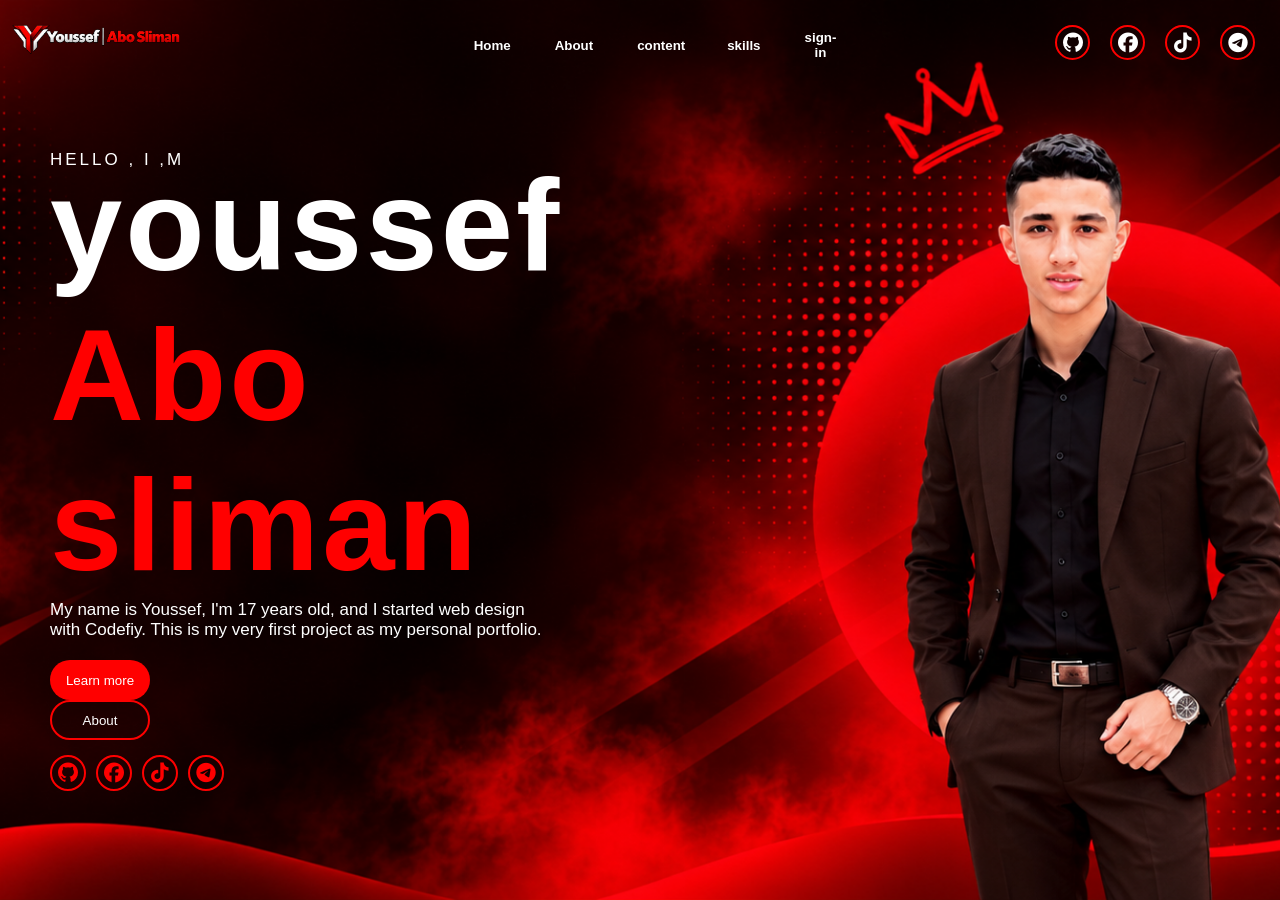
<file: index.html>
<!DOCTYPE html>
<html lang="en">
<head>
    <meta charset="UTF-8">
    <meta name="viewport" content="width=device-width, initial-scale=1.0">
     <link class="w" rel="shortcut icon" href="imge/Regal Red Crown Y Emblem.png" type="image/x-icon">
    <title>youssef abo sliman</title>
    <link rel="stylesheet" href="css/style.css">
    <link rel="stylesheet" href="css/all.min.css">
</head>
<body>
    <header>
<div class="parent">
<div class="nav">
    <div class="box1">
        <img src="imge/Glossy Youssef Abo Sliman Logo.png" alt="Logo">
    </div>
    <div class="box2">
<ul>
<button class="button"> <li><a href="index.html">Home</a></li></button>
<button class="button"><li><a href="home.html#A">About</a></li></button>
<button class="button"><li><a href="">content</a></li></button>
<button class="button"><li><a href="skills.html">skills</a></li></button>
<button class="button"><li><a href="sign.html">sign-in</a></li></button>
</ul>
    </div>
    <div class="box3">
<button  class="bu-tow"><a href="https://github.com" target="_blank"><i class="fa-brands fa-github"></i></a></button>
<button  class="bu-tow"><a href="https://www.facebook.com/?locale=ar_AR" target="_blank"><i class="fa-brands fa-facebook"></i></a></button>
<button  class="bu-tow"><a href="https://www.tiktok.com" target="_blank"><i class="fa-brands fa-tiktok"></i></a></button>
<button  class="bu-tow"><a href="https://web.telegram.org" target="_blank"><i class="fa-brands fa-telegram"></i></a></button>
    </div>
</div>

<div class="content">
    <div class="box">
    <p class="sec">HELLO  ,  I ,M</p>
    <h1>youssef</h1>
    <h2>Abo sliman</h2>
    <p>My name is Youssef, I'm 17 years old, and I started web design <br> with Codefiy. This is my very first project as my personal portfolio.</p>
    <div class="button-s">
           <a href="skills.html"><button class="bu-one">Learn more</button></a>
             <a href="home.html#A"><button class="bu-two">About</button></a>
           <div class="box-c">
<button  class="bu-tow"><a href="https://github.com" target="_blank"><i class="fa-brands fa-github"></i></a></button>
<button  class="bu-tow"><a href="https://www.facebook.com/?locale=ar_AR" target="_blank"><i class="fa-brands fa-facebook"></i></a></button>
<button  class="bu-tow"><a href="https://www.tiktok.com" target="_blank"><i class="fa-brands fa-tiktok"></i></a></button>
<button  class="bu-tow"><a href="https://web.telegram.org" target="_blank"><i class="fa-brands fa-telegram"></i></a></button>
    </div>
    </div>
    
    </div>
</div>
</div><!-- parent -->
    </header>
    
</body>
</html>
</file>
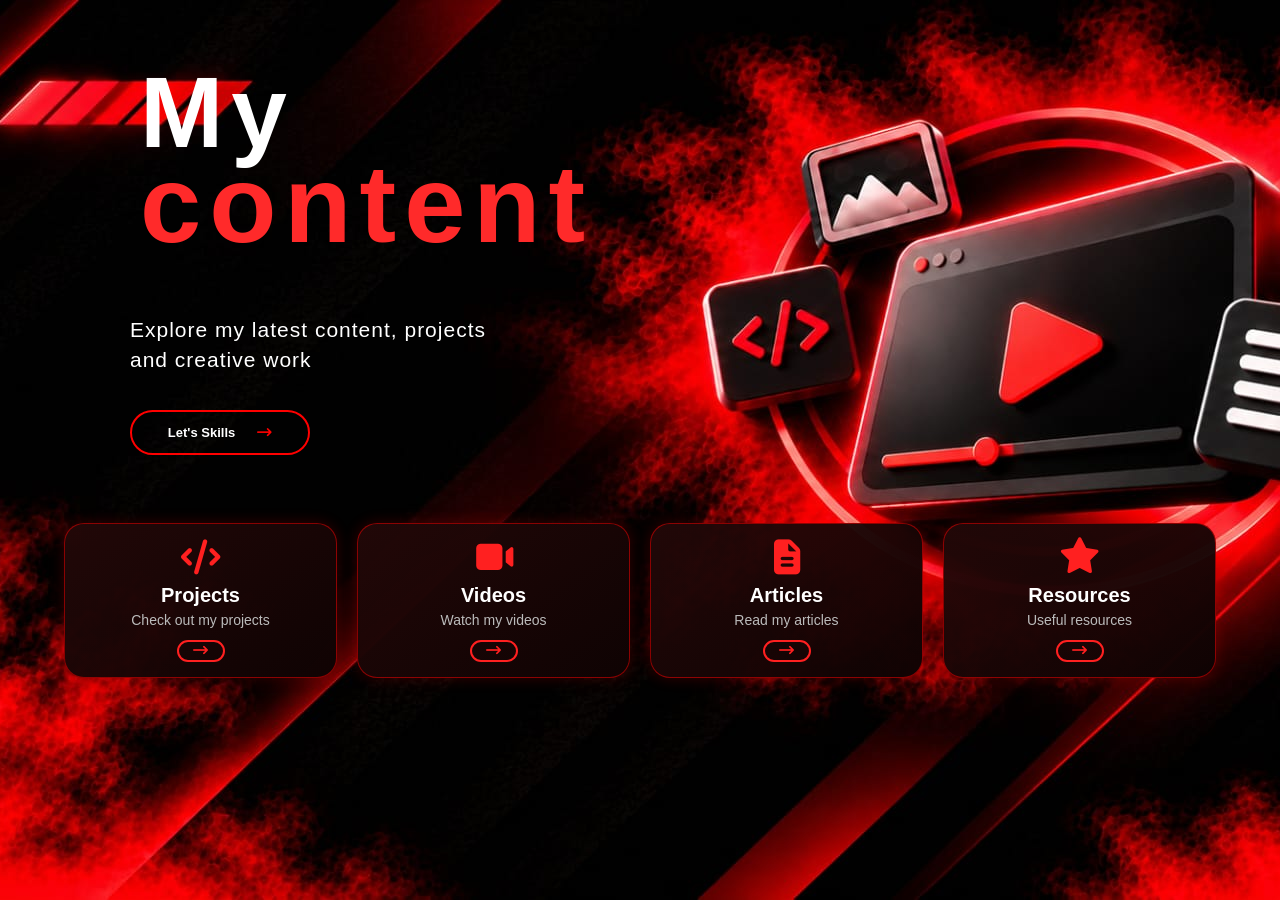
<file: content.html>
<!DOCTYPE html>
<html lang="en">
<head>
    <meta charset="UTF-8">
    <meta name="viewport" content="width=device-width, initial-scale=1.0">
    <title>youssef abo sliman</title>
    <link rel="stylesheet" href="css/style.css">
    <link rel="stylesheet" href="css/all.min.css">
</head>
<body>
    <div class="content-a">
        <div class="con-o">
    <span class="s-p">My</span>
    <br>
    <span class="s-c">content</span>
        </div>
        <div class="con-p">
            <p>Explore my latest content, projects <br> and creative work</p>
        </div>
           <div class="bu--sed">
          <button class="bu"><a href="skills.html">Let's Skills <i class="fa-solid fa-arrow-right-long iu"></i></a></button>
        </div>
     
<div class="card-a">

    <div class="box-a">
        <i class="fa-solid fa-code ii"></i>
        <h3>Projects</h3>
        <p>Check out my projects</p>
        <button><i class="fa-solid fa-arrow-right-long"></i></button>
    </div>

    <div class="box-a">
        <i class="fa-solid fa-video ii"></i>
        <h3>Videos</h3>
        <p>Watch my videos</p>
        <button><i class="fa-solid fa-arrow-right-long"></i></button>
    </div>

    <div class="box-a">
        <i class="fa-solid fa-file-lines ii"></i>
        <h3>Articles</h3>
        <p>Read my articles</p>
        <button><i class="fa-solid fa-arrow-right-long"></i></button>
    </div>

    <div class="box-a">
        <i class="fa-solid fa-star ii"></i>
        <h3>Resources</h3>
        <p>Useful resources</p>
        <button><i class="fa-solid fa-arrow-right-long"></i></button>
    </div>

</div>

    </div>
</body>
</html>
</file>
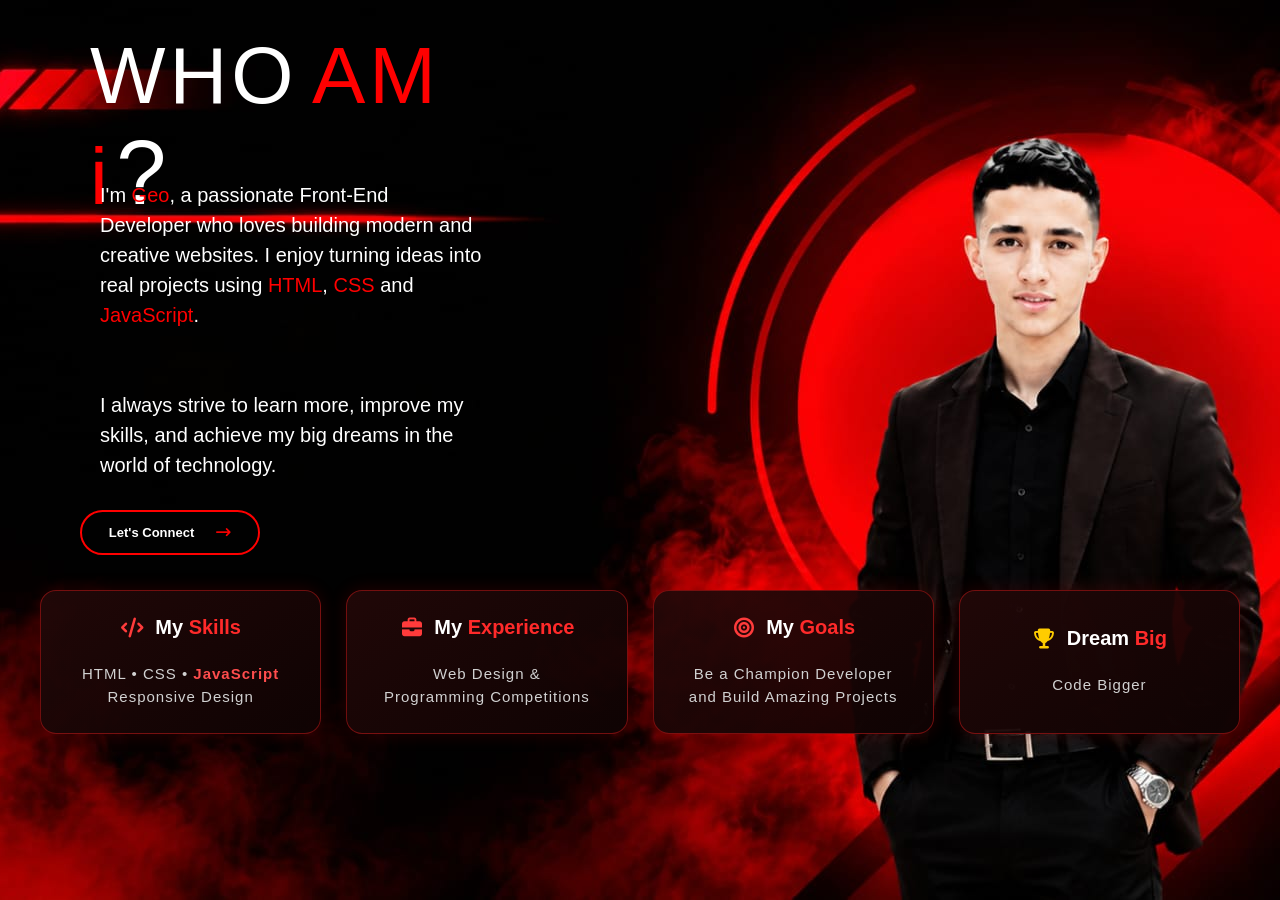
<file: home.html>
<!DOCTYPE html>
<html lang="en">
<head>
  <meta charset="UTF-8">
  <meta name="viewport" content="width=device-width, initial-scale=1.0">
  <title>youssef abo sliman</title>
  <link rel="stylesheet" href="css/all.min.css">
  <link rel="stylesheet" href="css/style.css">
</head>
<body>
  
  <main>
    <div class="sec-a" id="A">
      
      <!-- الجزء العلوي: العنوان والنصوص والزر -->
      <div class="top-text">
        <div class="sec-s">
          <span class="s-one">WHO</span>
          <span class="s-two">AM i</span>
          <span class="allama">?</span>
        </div>

        <div class="sec-d">
          <span>I'm <span class="GO">Geo</span>, a passionate Front-End Developer who loves building modern and creative websites. I enjoy turning ideas into real projects using <span class="HT">HTML</span>, <span class="ccs">CSS</span> and <span class="js">JavaScript</span>.</span>
        </div>

        <div class="sec-f">
          <span>I always strive to learn more, improve my skills, and achieve my big dreams in the world of technology.</span>
        </div>

        <div class="bu--sec">
          <button class="bu"><a href="content.html">Let's Connect <i class="fa-solid fa-arrow-right-long iu"></i></a></button>
        </div>
      </div>

      <!-- الجزء السفلي: الكروت الأربعة -->
      <div class="cards-container">
        <div class="card">
          <div class="card-header">
            <i class="fa-solid fa-code"></i>
            <h3>My <span>Skills</span></h3>
          </div>
          <p>HTML • CSS • <span class="highlight">JavaScript</span><br>Responsive Design</p>
        </div>

        <div class="card">
          <div class="card-header">
            <i class="fa-solid fa-briefcase"></i>
            <h3>My <span>Experience</span></h3>
          </div>
          <p>Web Design &<br>Programming Competitions</p>
        </div>

        <div class="card">
          <div class="card-header">
            <i class="fa-solid fa-bullseye"></i>
            <h3>My <span>Goals</span></h3>
          </div>
          <p>Be a Champion Developer<br>and Build Amazing Projects</p>
        </div>

        <div class="card">
          <div class="card-header">
            <i class="fa-solid fa-trophy gold-icon"></i>
            <h3>Dream <span>Big</span></h3>
          </div>
          <p>Code Bigger</p>
        </div>
      </div>

    </div>
  </main>
</body>
</html>
</file>
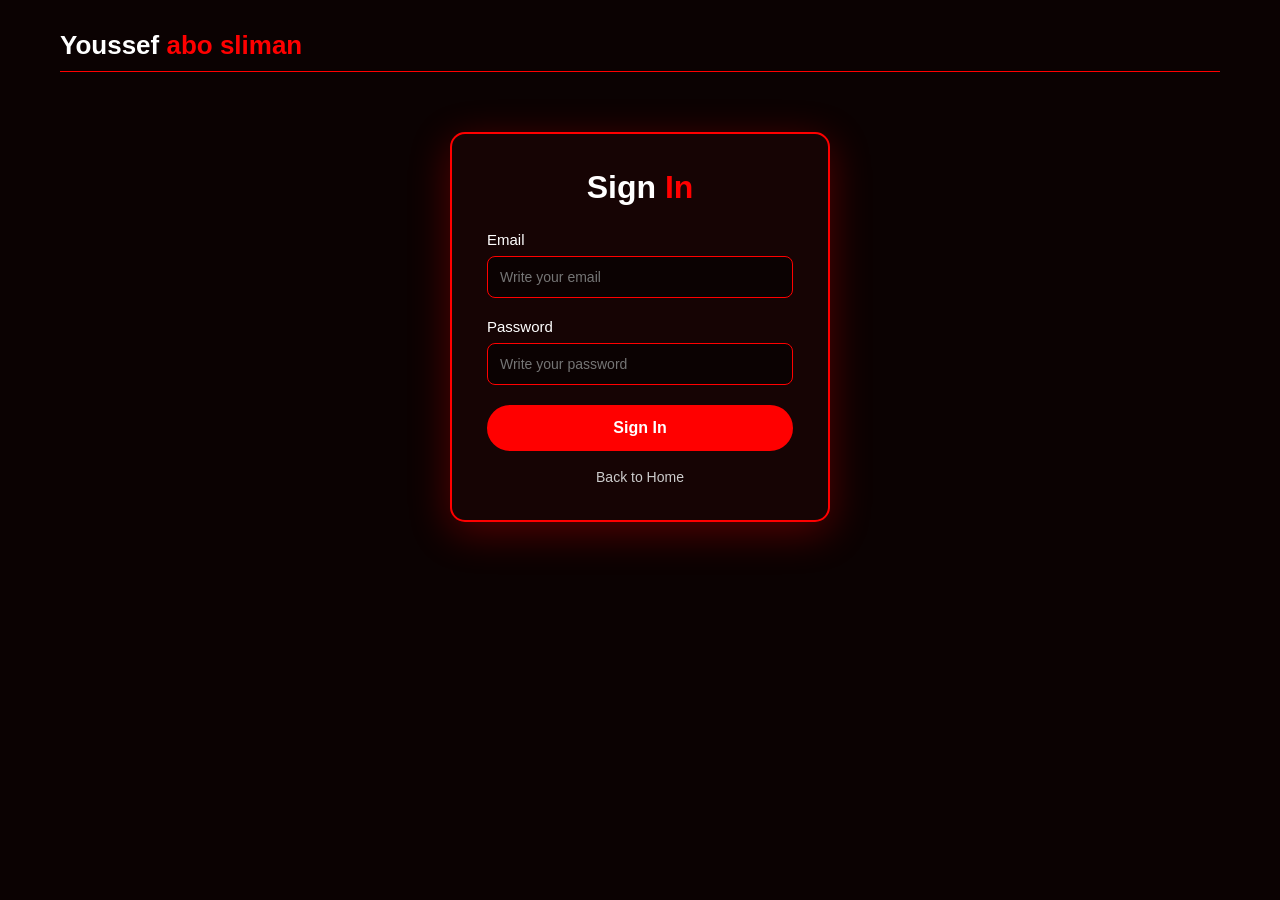
<file: sign.html>
<!DOCTYPE html>
<html lang="en">
<head>
  <meta charset="UTF-8">

  <title>Sign In - Youssef Abo Sliman</title>
  <link rel="stylesheet" href="css/style.css">
</head>
<body>

  <div class="login-page">
    
    <!-- الاسم في الأعلى -->
    <div class="brand-top">
      <h2>Youssef <span>abo sliman</span></h2>
      <hr>
    </div>

    <!-- صندوق تسجيل الدخول -->
    <div class="login-box">
      <h1>Sign <span>In</span></h1>
      
<form action="success.html">
        <label>Email</label>
        <input type="email" placeholder="Write your email" required>

        <label>Password</label>
        <input type="password" placeholder="Write your password" required>

        <button type="submit" class="vv">Sign In</button>
      </form>

      <a href="index.html" class="back-link">Back to Home</a>
    </div>

  </div>

</body>
</html>
</file>
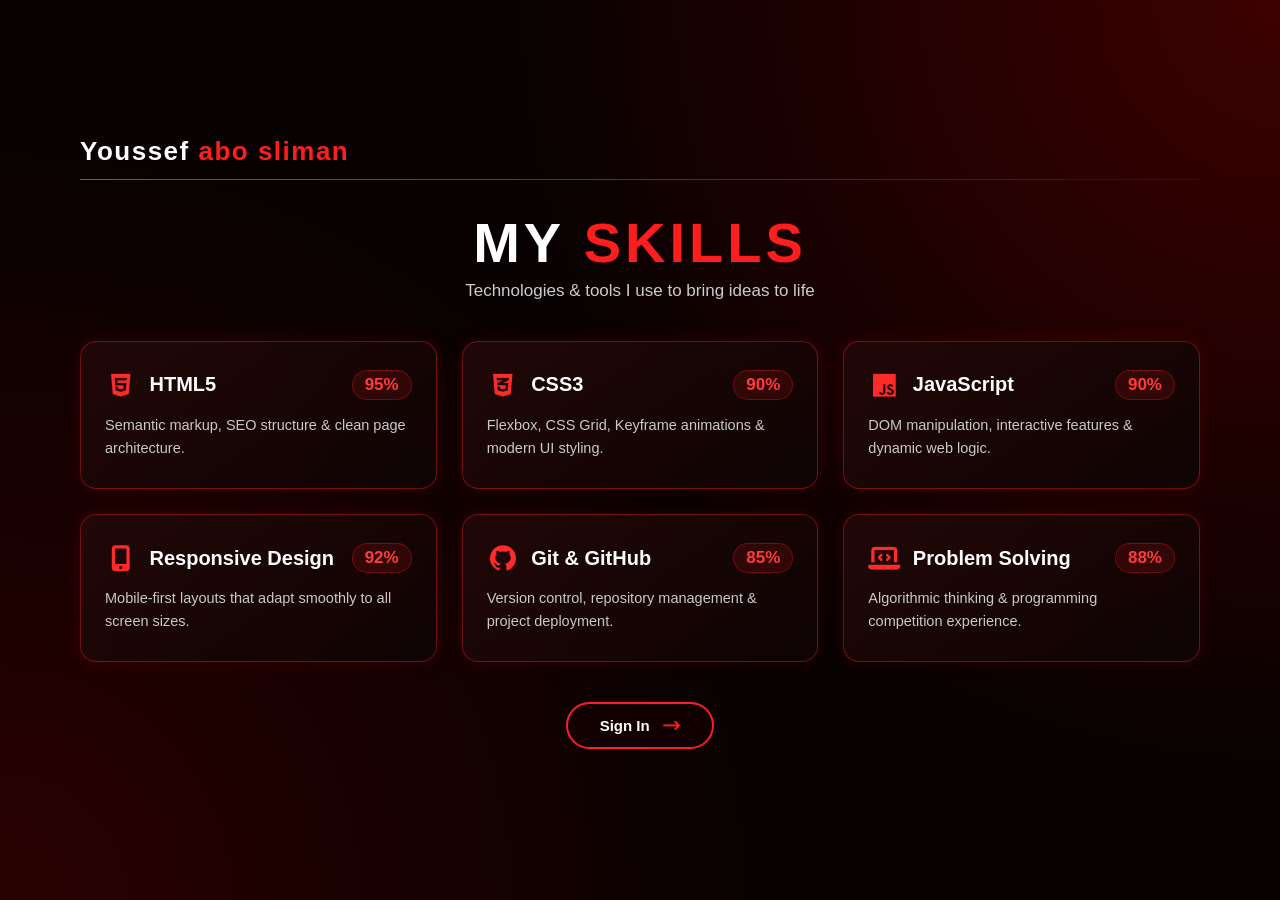
<file: skills.html>
<!DOCTYPE html>
<html lang="en">
<head>
  <meta charset="UTF-8">
  <meta name="viewport" content="width=device-width, initial-scale=1.0">
  <title>My Skills - Youssef Osman</title>
  <link rel="stylesheet" href="css/all.min.css">
<link rel="stylesheet" href="css/style.css">
</head>
<body>

  <section class="skills-section">
    
    <!-- الاسم في الأعلى مع الخط تحته -->
    <div class="top-brand">
      <h2>Youssef <span>abo sliman</span></h2>
      <div class="brand-line"></div>
    </div>

    <!-- عنوان القسم -->
    <div class="skills-header">
      <h1>MY <span>SKILLS</span></h1>
      <p>Technologies & tools I use to bring ideas to life</p>
    </div>

    <!-- شبكة المهارات الستة (بدون أشرطة تقدم) -->
    <div class="skills-grid">
      
      <!-- المهارة 1 -->
      <div class="skill-card">
        <div class="skill-top">
          <div class="skill-title">
            <i class="fa-brands fa-html5"></i>
            <h3>HTML5</h3>
          </div>
          <span class="percent">95%</span>
        </div>
        <p class="skill-desc">Semantic markup, SEO structure & clean page architecture.</p>
      </div>

      <!-- المهارة 2 -->
      <div class="skill-card">
        <div class="skill-top">
          <div class="skill-title">
            <i class="fa-brands fa-css3-alt"></i>
            <h3>CSS3</h3>
          </div>
          <span class="percent">90%</span>
        </div>
        <p class="skill-desc">Flexbox, CSS Grid, Keyframe animations & modern UI styling.</p>
      </div>

      <!-- المهارة 3 -->
      <div class="skill-card">
        <div class="skill-top">
          <div class="skill-title">
            <i class="fa-brands fa-js"></i>
            <h3>JavaScript</h3>
          </div>
          <span class="percent">90%</span>
        </div>
        <p class="skill-desc">DOM manipulation, interactive features & dynamic web logic.</p>
      </div>

      <!-- المهارة 4 -->
      <div class="skill-card">
        <div class="skill-top">
          <div class="skill-title">
            <i class="fa-solid fa-mobile-screen-button"></i>
            <h3>Responsive Design</h3>
          </div>
          <span class="percent">92%</span>
        </div>
        <p class="skill-desc">Mobile-first layouts that adapt smoothly to all screen sizes.</p>
      </div>

      <!-- المهارة 5 -->
      <div class="skill-card">
        <div class="skill-top">
          <div class="skill-title">
            <i class="fa-brands fa-github"></i>
            <h3>Git & GitHub</h3>
          </div>
          <span class="percent">85%</span>
        </div>
        <p class="skill-desc">Version control, repository management & project deployment.</p>
      </div>

      <!-- المهارة 6 -->
      <div class="skill-card">
        <div class="skill-top">
          <div class="skill-title">
            <i class="fa-solid fa-laptop-code"></i>
            <h3>Problem Solving</h3>
          </div>
          <span class="percent">88%</span>
        </div>
        <p class="skill-desc">Algorithmic thinking & programming competition experience.</p>
      </div>

    </div>
    <!-- زر الانتقال لصفحة تسجيل الدخول -->
    <div class="signin-btn-box">
      <a href="sign.html" class="signin-btn">
        Sign In <i class="fa-solid fa-arrow-right-long"></i>
      </a>
    </div>

  </section>

</body>
</html>
</file>
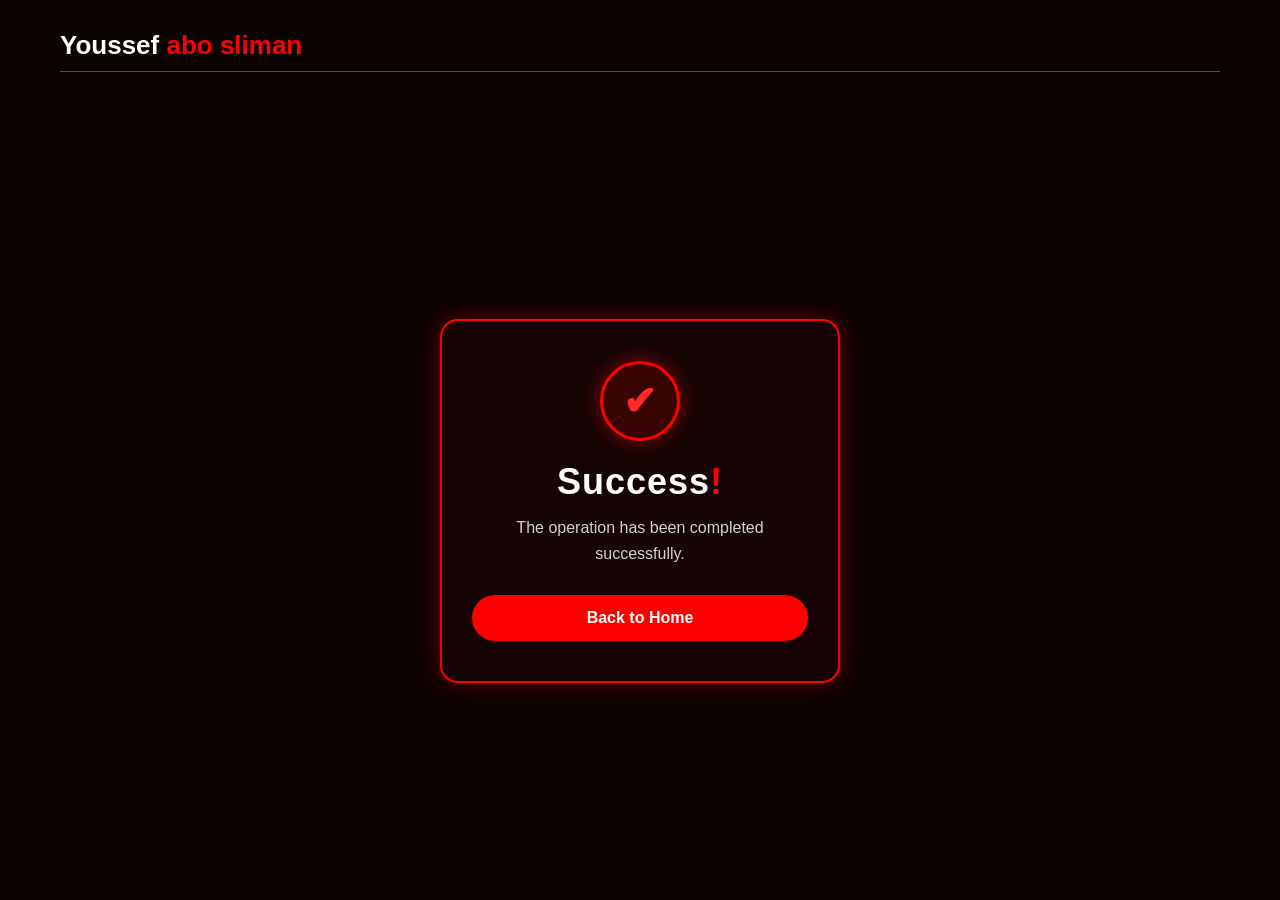
<file: success.html>
<!DOCTYPE html>
<html lang="en">
<head>
  <meta charset="UTF-8">
  <meta name="viewport" content="width=device-width, initial-scale=1.0">
  <title>Success - Youssef Abo Sliman</title>
  <link rel="stylesheet" href="css/style.css">
</head>
<body>

  <div class="success-page">
    
    <!-- الاسم في الأعلى مع الخط تحته -->
    <div class="brand-top">
      <h2>Youssef <span>abo sliman</span></h2>
      <hr>
    </div>

    <!-- صندوق رسالة النجاح في المنتصف -->
    <div class="success-box">
      <div class="check-circle">
        <span>&#10004;</span>
      </div>
      <h1>Success<span>!</span></h1>
      <p>The operation has been completed successfully.</p>
      <a href="index.html" class="success-btn">Back to Home</a>
    </div>

  </div>

</body>
</html>
</file>
<file: css/style.css>
*{
    margin: 0;
    padding: 0;
    box-sizing: border-box;
}
body::selection{
background-color: #ff1e1e;
color: white;
}
html, body {
  width: 100%;
  height: 100vh; 
 overflow: hidden; 
}
.parent{
    width: 100%;
    height:100vh;
    background-image: url(../imge/Brown\ Suit\ Esports\ Portrait.png);
    background-position: center;
    background-size: cover;
    background-repeat: no-repeat;
    background-attachment: fixed;
}
.nav{
    width: 100%;
    height: 90px;
    display: flex;
    justify-content: space-between;
}
.box1{
    width: 30%;
    height: 90px;
}
.box1  img{
    width: 50%;
    padding: 10px;
}
.box2{
width: 30%;
height: 90px;
}
.box3{
width: 30%;
height: 90px;
display: flex;
justify-content: end ;
gap: 20px;
padding: 25px;
font-size:40px;
}

.box2 ul {
    display: flex;
list-style: none;
justify-content: center;
margin-top: 25px;

}

.box2 ul li a {
    text-decoration: none;
    color: white;
    font-weight: bold;
}
.button{
margin-left: 30px;
width: 60px;
padding: 5px  7px;
border-radius: 999px;
border: none;
background: padding-box;
transition: 0.5s;

}
.box3  .bu-tow{
    border-radius: 50%;
    width: 35px;
    height: 35px;
    border: 2px  solid  red;
    background: padding-box;
    transition: 0.5s;
}
.box3  i{
    font-size: 20px;
    color: white;

}
.button:hover{
background-color: red;
transform: translateY(-5px);
}
.box3  .bu-tow:hover{
    background-color: red;
    transform: translateY(-5px);

}
.content{
    width: 50%;
    height: 600px;
}
.sec{
    letter-spacing: 3px;
    color: white;
    position: relative;
    top: 20px;
    padding: 0  50px;
}
.box{
    height: 550px;
    margin-top: 40px;
}
.content  h1{
    font-size: 130px;
 font-family: Impact, Haettenschweiler, 'Arial Narrow Bold', sans-serif;
 letter-spacing: 3px;
 color: white;  
   padding: 0  50px;

}
.content  h2{
    font-size:130px ;
    font-family: Impact, Haettenschweiler, 'Arial Narrow Bold', sans-serif;
    letter-spacing: 3px;
    padding:0  50px ;
    color: red;
}
.content  p{
    padding: 0   50px;
    font-size: 17px;
    color: white;
}
.button-s{
    width: 30%;
    height: 105px;
  margin-left: 50px;
  margin-top: 20px;
  
}
.bu-one{
    width: 100px;
    height: 40px;
border-radius: 999px;
background-color: red;
border: none;
color: white;
transition: 0.5s;
}
.bu-two{
    width: 100px;
    height: 40px;
border-radius: 999px;
background: padding-box;
border: none;
color: white;
border: 2px solid  red;
transition: 0.5s;
}
.bu-two:hover{
    background-color: red;
    transform: translateY(-5px);
}
.bu-one:hover{
        transform: translateY(-5px);
}

.box-c {
    display: flex;
    gap: 10px;
    margin-top: 15px;
}

.box-c .bu-tow {
    width: 36px;
    height: 36px;
    border-radius: 50%;
    border: none;
    cursor: pointer;
    display: flex;
    align-items: center;
    justify-content: center;
    border: solid  2px  red;
    background: padding-box;
    transition: 0.5s;

}

.box-c .bu-tow a {
    display: flex;
    align-items: center;
    justify-content: center;
    color: rgb(255, 0, 0);
    font-size: 20px;
    text-decoration: none;
    border-radius: 50%;
}
.box-c .bu-tow:hover{
    transform: translateY(-5px);
}
.sec-a{
    width: 100%;
    height: 100vh;
    background-image: url(../imge/WhatsApp\ Image\ 2026-11-19\ at\ 10.52.53\ PM.jpeg);
    background-position: center;
    background-repeat: no-repeat;
    background-size: cover;
    overflow: hidden;
}
.sec-s {
  width: 30%;
  height: 300px;
  position: relative;
  left: 90px;
  top: 30px;
  opacity: 0;
  animation: showFromLeft 0.7s ease-out 0.1s forwards;
}

.s-one {
  color: white;
  font-size: 80px;
  font-family: Impact, Haettenschweiler, 'Arial Narrow Bold', sans-serif;
  letter-spacing: 4px;
}

.s-two {
  margin-left: 10px;
  color: rgb(255, 0, 0);
  font-size: 80px;
  font-family: Impact, Haettenschweiler, 'Arial Narrow Bold', sans-serif;
  letter-spacing: 4px;
}

.allama {
  letter-spacing: 5px;
  color: white;
  font-size: 90px;
  font-family: 'Franklin Gothic Medium', 'Arial Narrow', Arial, sans-serif;
}

.sec-d {
  width: 30%;
  position: relative;
  left: 100px;
  bottom: 120px;
  font-size: 20px;
  color: white;
  line-height: 30px;
  opacity: 0;
  animation: showFromLeft 0.7s ease-out 0.3s forwards;
}

.GO, .js, .HT, .ccs {
  color: red;
}

.sec-f {
  width: 30%;
  position: relative;
  left: 100px;
  bottom: 60px;
  font-size: 20px;
  color: white;
  line-height: 30px;
  opacity: 0;
  animation: showFromLeft 0.7s ease-out 0.5s forwards;
}

.bu--sec {
  width: 30%;
  position: relative;
  left: 80px;
  bottom: 30px;
  opacity: 0;
  animation: showFromLeft 0.7s ease-out 0.7s forwards;
}

.bu {
  width: 180px;
  padding: 13px;
  border-radius: 999px;
  background: padding-box;
  border: none;
  border: 2px solid red;
  font-size: 13px;
  font-weight: bold;
  transition: 0.5s;
  
}
.bu:hover{
    transform: translateY(-5px);
}

.bu--sec .bu a {
  text-decoration-line: none;
  color: white;
}

.iu {
  color: red;
  margin-left: 17px;
  font-size: 13px;
  transition: 0.5s;
}

.bu:hover {
  background-color: red;
}

.bu:hover .iu {
  color: white;
}

.cards-container {
  display: grid;
  grid-template-columns: repeat(4, 1fr);
  gap: 25px;
  width: 100%;
  padding: 0 40px;
  margin-top: 5px;
  margin-bottom: 10px; /* مسافة إضافية من تحت للكروت */
  position: relative;
  top: 20px;
  opacity: 0;
  animation: showCardsUp 0.7s ease-out 0.9s forwards;
}

.card {
  background: linear-gradient(145deg, rgba(35, 8, 8, 0.92), rgba(15, 3, 3, 0.96));
  border: 1px solid rgba(255, 30, 30, 0.4);
  border-radius: 16px;
  padding: 25px 20px;
  text-align: center;
  color: #ffffff;
  font-size: 30 px;
  box-shadow: 0 0 18px rgba(255, 0, 0, 0.15);
  display: flex;
  flex-direction: column;
  justify-content: center;
  align-items: center;
  min-height: 100px;
}

.card-header {
  display: flex;
  align-items: center;
  justify-content: center;
  gap: 10px;
  margin-bottom: 24px;
}

.card-header i {
  font-size: 20px;
  color: #ff3b3b;
}

.card-header i.gold-icon {
  color: #ffcc00;
}

.card-header h3 {
  font-size: 20px;
  font-weight: 700;
}

.card-header h3 span {
  color: #ff2a2a;
}

.card p {
  font-size: 15px;
  color: #d1d1d1;
  line-height: 1.5;
  letter-spacing: 1px;
}

.highlight {
  color: #ff4d4d;
  font-weight: 600;
}

/* الأنيميشن فقط (بدون transform وبدون تغيير أي مكان) */
@keyframes showFromLeft {
  from {
    opacity: 0;
    left: -150px;
  }
  to {
    opacity: 1;
  }
}

@keyframes showCardsUp {
  from {
    opacity: 0;
    top: 100px; /* نفس مسافة الـ 170px اللي كنت عاملها بس بالأنيميشن */
  }
  to {
    opacity: 1;
    top: 0px;
  }
}
/* /////////////////////////////////////////////////////////////////////////////////////////// */
.content-a{
  width: 100%;
  height: 100vh;
  background-image: url(../imge/WhatsApp\ Image\ 2026-11-20\ at\ 8.44.09\ PM.jpeg);
  background-position: center;
  background-repeat: no-repeat;
  background-size: cover;
  
}
.con-o{
  width: 30%;
  height: 300px;
  position: relative;
  left: 140px;
  top: 55px;
}
.s-p{
  font-size: 100px;
  font-weight: bold;
  color: white;
  font-family: Impact, Haettenschweiler, 'Arial Narrow Bold', sans-serif;
  letter-spacing: 8px;
}
.s-c{
    font-size: 110px;
  font-weight: bold;
  color: rgb(0, 0, 0);
    font-family: Impact, Haettenschweiler, 'Arial Narrow Bold', sans-serif;
  letter-spacing: 8px;
  position: absolute;
  top: 85px;
  color: #ff2a2a;
}
.con-p{
  width: 30%;
    position: relative;
  left: 100px;  
  top: 15px;
}
.con-p  p{
  font-size: 21px;
  letter-spacing: 1px;
  line-height: 30px;
  color: white;
  position: relative;
  left: 30px;
}
.bu--sed{
    width: 30%;
  position: relative;
  left: 130px;
top:50px ;
}
.bu--sed  .bu a {
  text-decoration-line: none;
  color: white;
}
/* ////////////////////////////////////////////////////////////////////// */
.card-a{
  width: 90%;
  height: 200px;
  position: relative;
  top: 60px;
margin:0  auto;
display: flex;
flex-wrap: wrap;
align-items: center;
justify-content: space-around;
}

.card-a {
    display: grid;
    grid-template-columns: repeat(4, 1fr);
    gap: 20px;
    margin-top: 35px;
}

.box-a {
    height: 155px;
    padding: 15px 12px;
    background: linear-gradient(
        145deg,
        rgba(35, 8, 8, 0.95),
        rgba(15, 3, 3, 0.98)
    );
    border: 1px solid rgba(255, 0, 0, 0.5);
    border-radius: 20px;
    box-shadow: 0 0 15px rgba(255, 0, 0, 0.2);

    display: flex;
    flex-direction: column;
    justify-content: center;
    align-items: center;
    text-align: center;

    transition: 0.4s;
}

.box-a:hover {
    transform: translateY(-8px);
    box-shadow: 0 0 22px rgba(255, 0, 0, 0.5);
    border-color: #ff2020;
}

.box-a .ii {
    font-size: 35px;
    color: #ff2020;
    margin-bottom: 10px;
}

.box-a h3 {
    color: white;
    font-size: 20px;
    margin: 0 0 5px;
}

.box-a p {
    color: #bbb;
    font-size: 14px;
    margin: 0 0 12px;
}

.box-a button {
    width: 48px;
    height: 30px;
    border: 2px solid #ff2020;
    border-radius: 20px;
    background: transparent;
    color: #ff2020;
    cursor: pointer;
    transition: 0.3s;
}

.box-a button:hover {
    background: #ff2020;
    color: white;
}

/* Page Animation */

.content-a > * {
    animation: fadeInUp 0.9s ease both;
}

.content-a .con-o {
    animation: fadeInLeft 0.9s ease both;
}

.content-a .con-p {
    animation: fadeInLeft 1.1s ease both;
}

.content .bu-sed {
    animation: fadeInUp 1.3s ease both;
}

/* Cards Animation */

.card-a .box-a {
    opacity: 0;
    animation: fadeInUp 0.8s ease forwards;
}

.card-a .box-a:nth-child(1) {
    animation-delay: 0.3s;
}

.card-a .box-a:nth-child(2) {
    animation-delay: 0.5s;
}

.card-a .box-a:nth-child(3) {
    animation-delay: 0.7s;
}

.card-a .box-a:nth-child(4) {
    animation-delay: 0.9s;
}

/* Icons Animation */

.box-a .ii {
    animation: iconMove 2s ease-in-out infinite;
}

/* Keyframes */

@keyframes fadeInUp {
    from {
        opacity: 0;
        transform: translateY(45px);
    }
    to {
        opacity: 1;
        transform: translateY(0);
    }
}

@keyframes fadeInLeft {
    from {
        opacity: 0;
        transform: translateX(-50px);
    }
    to {
        opacity: 1;
        transform: translateX(0);
    }
}

@keyframes iconMove {
    0%, 100% {
        transform: translateY(0);
    }
    50% {
        transform: translateY(-6px);
    }
}

/* Exit Animation */

body.page-exit .content {
    opacity: 0;
    transform: translateY(-30px);
    transition: 0.6s ease;
}
/* ///////////////////////////////////////////////////////////////////////// */
* {
  margin: 0;
  padding: 0;
  box-sizing: border-box;
  font-family: 'Segoe UI', Tahoma, Geneva, Verdana, sans-serif;
}

body {
  background-color: #080101;
  background-image: radial-gradient(circle at top right, rgba(220, 0, 0, 0.25), transparent 50%),
                    radial-gradient(circle at bottom left, rgba(180, 0, 0, 0.2), transparent 50%);
  color: #ffffff;
  min-height: 100vh;
  overflow-x: hidden;
}

.skills-section {
  width: 100%;
  min-height: 100vh;
  padding: 35px 80px 50px 80px;
  display: flex;
  flex-direction: column;
  justify-content: center;
}

/* الاسم في الأعلى مع الخط تحته */
.top-brand {
  width: 100%;
  margin-bottom: 30px;
}

.top-brand h2 {
  font-size: 26px;
  font-weight: 800;
  color: #ffffff;
  letter-spacing: 1.5px;
  margin-bottom: 12px;
}

.top-brand h2 span {
  color: #ff1e1e;
}

.brand-line {
  width: 100%;
  height: 1px;
  background: linear-gradient(90deg, #ff1e1e, rgba(255, 30, 30, 0.15));
}

/* عنوان القسم */
.skills-header {
  text-align: center;
  margin-bottom: 40px;
}

.skills-header h1 {
  font-size: 56px;
  font-family: Impact, Haettenschweiler, 'Arial Narrow Bold', sans-serif;
  letter-spacing: 4px;
}

.skills-header h1 span {
  color: #ff1e1e;
}

.skills-header p {
  color: #cccccc;
  font-size: 17px;
  margin-top: 6px;
}

/* شبكة المهارات (3 أعمدة × صفين) */
.skills-grid {
  display: grid;
  grid-template-columns: repeat(3, 1fr);
  gap: 25px;
  width: 100%;
}

/* كارت المهارة (ثابت وبدون شريط تقدم) */
.skill-card {
  background: linear-gradient(145deg, rgba(35, 8, 8, 0.92), rgba(15, 3, 3, 0.96));
  border: 1px solid rgba(255, 30, 30, 0.4);
  border-radius: 16px;
  padding: 28px 24px;
  box-shadow: 0 0 18px rgba(255, 0, 0, 0.12);
}

.skill-top {
  display: flex;
  justify-content: space-between;
  align-items: center;
  margin-bottom: 14px;
}

.skill-title {
  display: flex;
  align-items: center;
  gap: 12px;
}

.skill-title i {
  font-size: 26px;
  color: #ff2a2a;
}

.skill-title h3 {
  font-size: 20px;
  font-weight: 700;
  color: #ffffff;
}

.percent {
  font-size: 17px;
  font-weight: 700;
  color: #ff3b3b;
  background: rgba(255, 30, 30, 0.12);
  padding: 4px 12px;
  border-radius: 999px;
  border: 1px solid rgba(255, 30, 30, 0.3);
}

.skill-desc {
  font-size: 14.5px;
  color: #c9c9c9;
  line-height: 1.6;
}

/* التجاوب مع الشاشات الأصغر */
@media (max-width: 992px) {
  .skills-grid { grid-template-columns: repeat(2, 1fr); }
  .skills-section { padding: 30px 30px; }
}

@media (max-width: 600px) {
  .skills-grid { grid-template-columns: 1fr; }
}
/* تنسيق زر الانتقال لصفحة Sign In */
.signin-btn-box {
  text-align: center;
  margin-top: 40px;
}

.signin-btn {
  display: inline-flex;
  align-items: center;
  gap: 12px;
  padding: 13px 32px;
  border: 2px solid #ff1e1e;
  border-radius: 999px;
  color: #ffffff;
  text-decoration: none;
  font-size: 15px;
  font-weight: 700;
  background: rgba(25, 0, 0, 0.5);
  transition: 0.35s ease;
}

.signin-btn i {
  color: #ff1e1e;
  transition: 0.35s ease;
}

.signin-btn:hover {
  background-color: #ff1e1e;
  box-shadow: 0 0 22px rgba(255, 30, 30, 0.6);
}

.signin-btn:hover i {
  color: #ffffff;
  transform: translateX(4px);
}
/* /////////////////////////////////// */
/* تنسيق صفحة تسجيل الدخول البسيطة */
.login-page {
  width: 100%;
  height: 100vh;
  background-color: #0b0202;
  color: white;
  padding: 30px 60px;
  font-family: Arial, sans-serif;
}

.brand-top h2 {
  font-size: 26px;
  margin-bottom: 10px;
}

.brand-top h2 span {
  color: red;
}

.brand-top hr {
  border: 0;
  height: 1px;
  background-color: red;
  margin-bottom: 60px;
}

/* الصندوق في المنتصف */
.login-box {
  width: 380px;
  margin: 0 auto;
  background-color: #160404;
  border: 2px solid red;
  border-radius: 15px;
  padding: 35px;
  box-shadow: 0px 10px  40px 0px rgba(255, 0, 4, 0.3);
  
}

.login-box h1 {
  text-align: center;
  margin-bottom: 25px;
  font-size: 32px;
}

.login-box h1 span {
  color: red;
}

.login-box label {
  display: block;
  margin-bottom: 8px;
  font-size: 15px;
}

.login-box input {
  width: 100%;
  padding: 12px;
  margin-bottom: 20px;
  background-color: #0b0202;
  border: 1px solid red;
  border-radius: 8px;
  color: white;
  font-size: 14px;
}

.login-box button {
  width: 100%;
  padding: 12px;
  background-color: red;
  border: 2px solid red;
  border-radius: 25px;
  color: white;
  font-size: 16px;
  font-weight: bold;
  cursor: pointer;
}

.login-box button:hover {
  background-color: transparent;
}

.back-link {
  display: block;
  text-align: center;
  margin-top: 18px;
  color: #cccccc;
  text-decoration: none;
  font-size: 14px;
}

.back-link:hover {
  color: red;
}


/* @media (max-width: 1200px) {

  .content h1, .content h2 { font-size: 100px; }
  .sec-d, .sec-f, .con-p { width: 45%; }
  .cards-container, .card-a { gap: 15px; padding: 0 25px; }
}

@media (max-width: 992px) {
  html, body {
    height: auto;
    overflow-y: auto;
    overflow-x: hidden;
  }

  .parent, .sec-a, .content-a, .skills-section, .login-page {
    height: auto;
    min-height: 100vh;
    padding-bottom: 50px;
  }

  .nav { flex-wrap: wrap; height: auto; padding: 15px; justify-content: center; gap: 15px; }
  .box1, .box2, .box3 { width: 100%; height: auto; justify-content: center; text-align: center; }
  .box1 img { width: 160px; }
  .box2 ul { margin-top: 5px; flex-wrap: wrap; gap: 10px; }
  .button { margin-left: 5px; }
  .box3 { padding: 10px; }

  .content { width: 100%; height: auto; text-align: center; }
  .content h1, .content h2 { font-size: 80px; padding: 0 20px; }
  .content p { padding: 0 30px; }
  .button-s { width: 100%; margin: 25px auto; display: flex; flex-direction: column; align-items: center; }

  .sec-s { width: 90%; height: auto; left: 0; margin: 0 auto 30px auto; text-align: center; }
  .sec-d, .sec-f, .bu--sec { width: 85%; left: 0; bottom: 0; margin: 0 auto 20px auto; text-align: center; }
  .cards-container { grid-template-columns: repeat(2, 1fr); padding: 0 30px; top: 0; }

  .con-o { width: 90%; height: auto; left: 0; top: 0; margin: 30px auto; text-align: center; }
  .s-p, .s-c { font-size: 75px; position: static; display: block; }
  .con-p, .bu--sed { width: 85%; left: 0; top: 0; margin: 15px auto; text-align: center; }
  .con-p p { left: 0; }
  .card-a { grid-template-columns: repeat(2, 1fr); top: 20px; height: auto; }

  .skills-grid { grid-template-columns: repeat(2, 1fr); }
  .skills-section { padding: 30px; }
}


@media (max-width: 600px) {

  .content h1, .content h2 { font-size: 52px; }
  .sec { padding: 0 15px; font-size: 14px; }
  .content p { font-size: 15px; padding: 0 15px; }

  .s-one, .s-two { font-size: 48px; }
  .allama { font-size: 55px; }
  .sec-d, .sec-f { font-size: 16px; width: 92%; }
  .cards-container { grid-template-columns: 1fr; padding: 0 20px; }

  .s-p, .s-c { font-size: 52px; letter-spacing: 3px; }
  .card-a { grid-template-columns: 1fr; width: 92%; }

  .skills-header h1 { font-size: 40px; }
  .skills-grid { grid-template-columns: 1fr; }
  .skills-section { padding: 25px 15px; }

  .login-page { padding: 20px 15px; }
  .login-box { width: 100%; padding: 25px 20px; }
  .login-box h1 { font-size: 26px; }
}



.content h1 {
  font-size: 115px; 
  font-family: Impact, Haettenschweiler, 'Arial Narrow Bold', sans-serif;
  letter-spacing: 3px;
  color: white;
  padding: 0 50px;
}

.content h2 {
  font-size: 115px; 
  font-family: Impact, Haettenschweiler, 'Arial Narrow Bold', sans-serif;
  letter-spacing: 3px;
  padding: 0 50px;
  color: red;
  white-space: nowrap; 
}
.content h1, .content h2 {
  font-size: clamp(42px, 8vw, 115px); 
  padding: 0 20px;
  white-space: nowrap;
}

@media (max-width: 600px) {
  .content h1, .content h2 {
    font-size: 40px; 
    letter-spacing: 1px;
  }
}
@media (max-width: 600px) {
  .box {
    margin-top: 65px;
  }

  .sec {
    top: 0;
    margin-bottom: 12px;
  }

  .content h1, .content h2 {
    font-size: 38px;
    padding: 0 10px;
    letter-spacing: 1px;
  }

  .button-s {
    width: 100%;
    height: auto;
    margin: 25px auto 0 auto;
    display: flex;
    flex-direction: row; 
    flex-wrap: wrap; 
    justify-content: center;
    gap: 12px; 
  }

  .box-c {
    width: 100%;
    justify-content: center;
    margin-top: 15px;
  }
}
@media (max-width: 600px) {
  .login-page {
    padding: 25px 20px;
    display: flex;
    flex-direction: column;
    justify-content: space-between;
  }

  .brand-top h2 {
    font-size: 22px;
    text-align: center;
  }

  .brand-top hr {
    margin-bottom: 20px;
  }

  .login-box {
    width: 100%;
    max-width: 100%;
    margin: auto 0; 
    padding: 30px 20px;
  }

  .login-box h1 {
    font-size: 28px;
  }

  .login-box input,
  .login-box button {
    font-size: 15px;
    padding: 13px;
  }
}

.skills-grid {
  gap: 40px; 
  max-width: 1250px;
  margin: 0 auto;
}

.skill-card {
  padding: 32px 28px;
}

.cards-container {
  gap: 40px;
  padding: 0 70px;
}

.card-a {
  gap: 35px;
  width: 88%;
}

@media (max-width: 992px) {
  .skills-grid,
  .cards-container,
  .card-a {
    gap: 30px;
  }
} */ 

.vv{
  transition: 0.5s;
}
.success-page {
  width: 100%;
  min-height: 100vh;
  background-color: #0b0202;
  color: white;
  padding: 30px 60px;
  font-family: Arial, sans-serif;
  display: flex;
  flex-direction: column;
}

.success-box {
  width: 400px;
  max-width: 100%;
  margin: auto;
  background-color: #160404;
  border: 2px solid red;
  border-radius: 18px;
  padding: 40px 30px;
  text-align: center;
  box-shadow: 0 0 25px rgba(255, 0, 0, 0.35);
  animation: popIn 0.5s ease-out forwards;
}

/* دائرة علامة الصح */
.check-circle {
  width: 80px;
  height: 80px;
  border-radius: 50%;
  background-color: rgba(255, 0, 0, 0.15);
  border: 3px solid red;
  display: flex;
  align-items: center;
  justify-content: center;
  margin: 0 auto 20px auto;
  box-shadow: 0 0 18px rgba(255, 0, 0, 0.5);
}

.check-circle span {
  font-size: 40px;
  color: #ff2a2a;
  font-weight: bold;
}

.success-box h1 {
  font-size: 36px;
  margin-bottom: 12px;
  letter-spacing: 1px;
}

.success-box h1 span {
  color: red;
}

.success-box p {
  font-size: 16px;
  color: #d1d1d1;
  line-height: 1.6;
  margin-bottom: 28px;
}

.success-btn {
  display: inline-block;
  width: 100%;
  padding: 12px;
  background-color: red;
  border: 2px solid red;
  border-radius: 25px;
  color: white;
  font-size: 16px;
  font-weight: bold;
  text-decoration: none;
  transition: 0.3s ease;
}

.success-btn:hover {
  background-color: transparent;
}

@keyframes popIn {
  from {
    opacity: 0;
    transform: scale(0.85);
  }
  to {
    opacity: 1;
    transform: scale(1);
  }
}

/* تجاوب صفحة النجاح مع الموبايل */
@media (max-width: 600px) {
  .success-page {
    padding: 25px 20px;
  }
  .success-box {
    padding: 30px 20px;
  }
}

@media (min-width: 1601px) {
  .cards-container,
  .card-a,
  .skills-grid {
    max-width: 1450px;
    margin-left: auto;
    margin-right: auto;
  }
}

@media (max-width: 1024px) {
  html, body {
    height: auto;
    overflow-y: auto;
    overflow-x: hidden;
  }

  .parent, .sec-a, .content-a, .skills-section, .login-page {
    height: auto;
    min-height: 100vh;
    padding-bottom: 40px;
  }

  /* الناف بار */
  .nav { flex-wrap: wrap; height: auto; padding: 15px; justify-content: center; gap: 15px; }
  .box1, .box2, .box3 { width: 100%; height: auto; justify-content: center; text-align: center; }
  .box1 img { width: 160px; }
  .box2 ul { margin-top: 5px; flex-wrap: wrap; gap: 10px; }
  .button { margin-left: 5px; }
  .box3 { padding: 10px; }

  /* الصفحة الرئيسية index.html */
  .content { width: 100%; height: auto; text-align: center; }
  .content h1, .content h2 { font-size: 75px; padding: 0 20px; }
  .content p { padding: 0 30px; }
  .button-s { width: 100%; margin: 25px auto; display: flex; flex-direction: row; flex-wrap: wrap; justify-content: center; gap: 12px; }
  .box-c { width: 100%; justify-content: center; margin-top: 15px; }

  /* صفحة من أنا home.html */
  .sec-s { width: 90%; height: auto; left: 0; top: 0; margin: 20px auto; text-align: center; }
  .sec-d, .sec-f, .bu--sec { width: 85%; left: 0; bottom: 0; margin: 0 auto 20px auto; text-align: center; }
  .cards-container { grid-template-columns: repeat(2, 1fr); padding: 0 30px; top: 0; gap: 25px; }

  /* صفحة المحتوى content.html */
  .con-o { width: 90%; height: auto; left: 0; top: 0; margin: 30px auto; text-align: center; }
  .s-p, .s-c { font-size: 70px; position: static; display: block; }
  .con-p, .bu--sed { width: 85%; left: 0; top: 0; margin: 15px auto; text-align: center; }
  .con-p p { left: 0; }
  .card-a { grid-template-columns: repeat(2, 1fr); top: 20px; height: auto; gap: 25px; }

  /* صفحة المهارات skills.html */
  .skills-grid { grid-template-columns: repeat(2, 1fr); gap: 25px; }
  .skills-section { padding: 30px; }
}

@media (max-width: 600px) {
  /* الصفحة الرئيسية index.html */
  .box { margin-top: 50px; height: auto; }
  .sec { top: 0; margin-bottom: 10px; padding: 0 15px; font-size: 14px; }
  .content h1, .content h2 { font-size: 38px; padding: 0 10px; letter-spacing: 1px; }
  .content p { font-size: 15px; padding: 0 15px; }

  /* صفحة من أنا home.html */
  .s-one, .s-two { font-size: 46px; }
  .allama { font-size: 52px; }
  .sec-d, .sec-f { font-size: 16px; width: 92%; }
  .cards-container { grid-template-columns: 1fr; padding: 0 20px; gap: 20px; }

  /* صفحة المحتوى content.html */
  .s-p, .s-c { font-size: 48px; letter-spacing: 3px; }
  .card-a { grid-template-columns: 1fr; width: 92%; gap: 20px; }

  /* صفحة المهارات skills.html */
  .skills-header h1 { font-size: 40px; }
  .skills-grid { grid-template-columns: 1fr; gap: 20px; }
  .skills-section { padding: 25px 15px; }

  /* صفحة تسجيل الدخول sign.html */
  .login-page { padding: 25px 15px; display: flex; flex-direction: column; justify-content: space-between; }
  .login-box { width: 100%; margin: auto 0; padding: 25px 20px; }
  .login-box h1 { font-size: 26px; }
}
</file>
